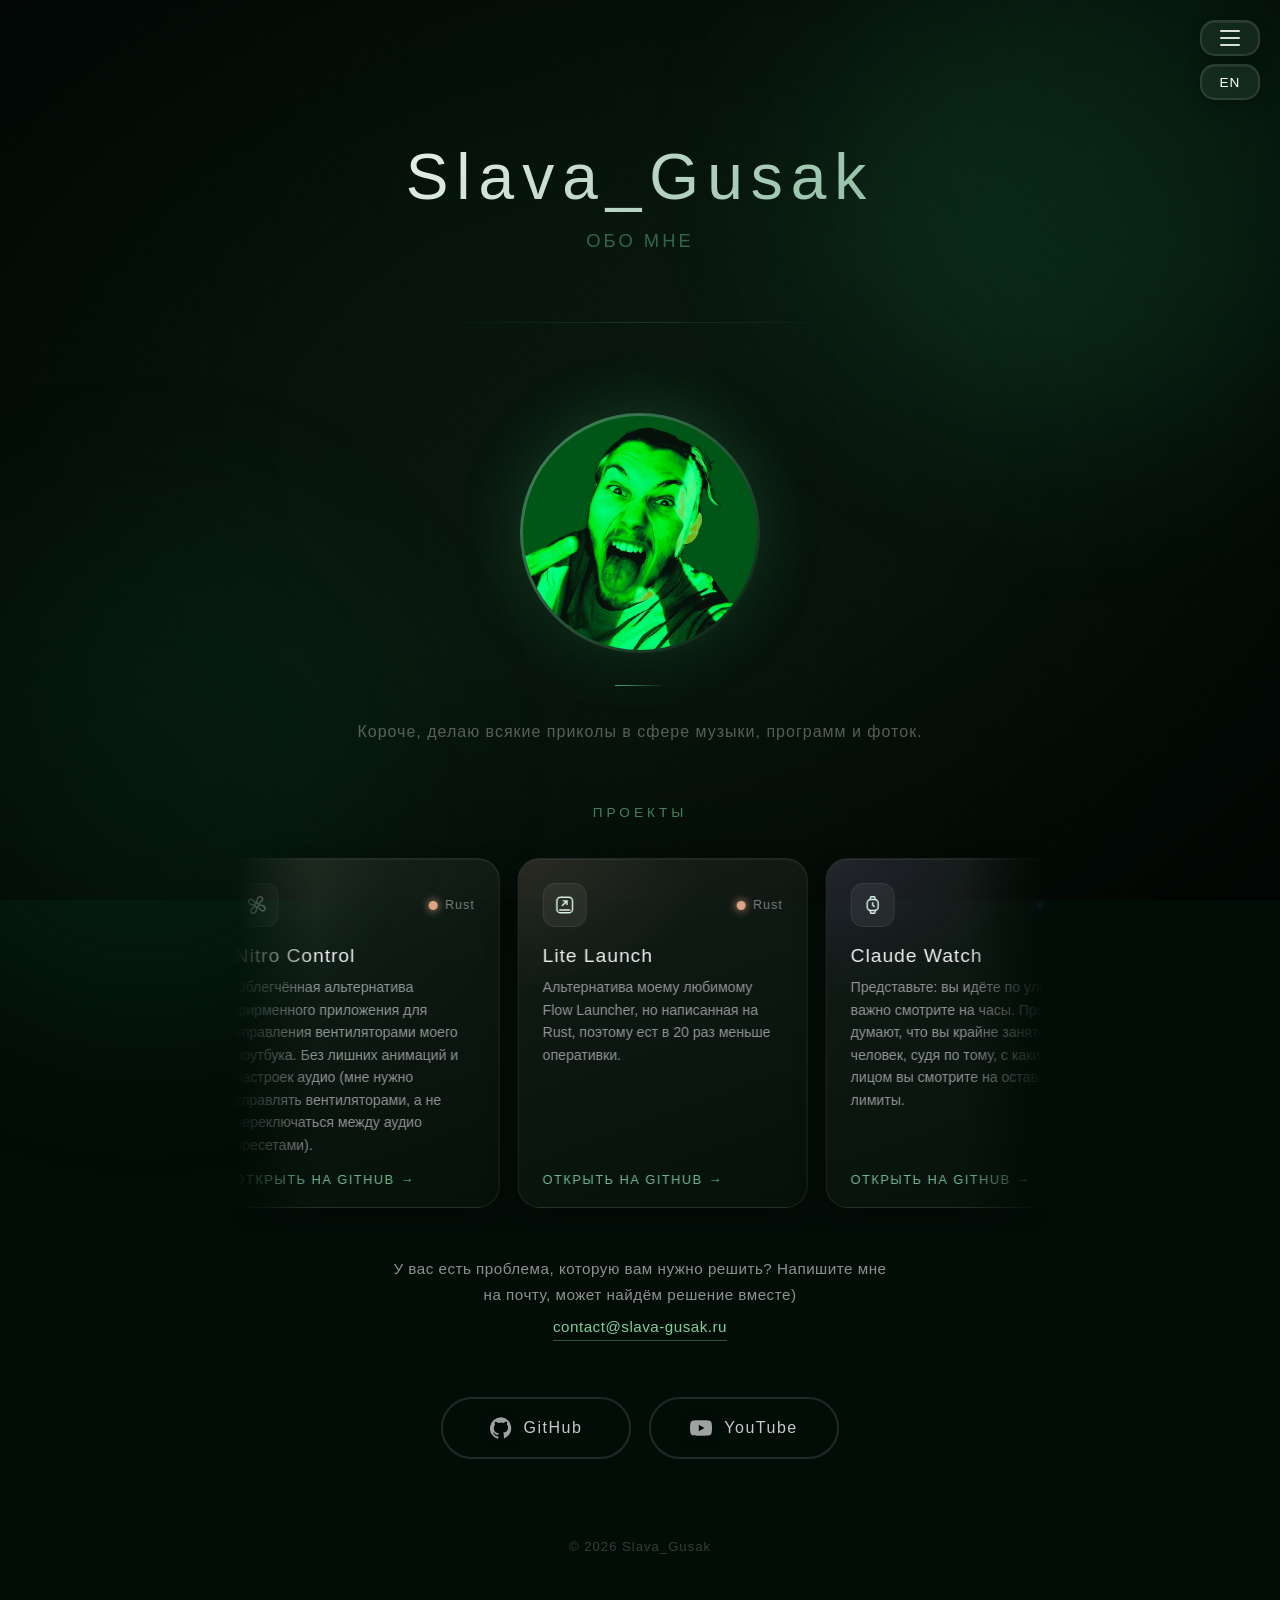
<file: index.html>
<!DOCTYPE html>
<html lang="ru">
<head>
    <meta charset="UTF-8">
    <meta name="viewport" content="width=device-width, initial-scale=1.0">
    <title>Slava_Gusak</title>
    <meta name="description" content="Slava_Gusak — музыка, программы и фото. Контакт: contact@slava-gusak.ru">
    <meta property="og:title" content="Slava_Gusak">
    <meta property="og:description" content="Музыка, программы и фото">
    <meta property="og:image" content="https://slava-gusak.ru/img/me.jpg">
    <meta name="theme-color" content="#030d08">
    <link rel="icon" href="/favicon.ico?v=3" sizes="any">
    <link rel="icon" href="/favicon.svg?v=3" type="image/svg+xml">
    <link rel="apple-touch-icon" href="/apple-touch-icon.png?v=3">
    <link rel="preload" as="image" href="img/me.avif" fetchpriority="high">
    <link rel="stylesheet" href="common.css">
<style>
        html { overscroll-behavior:none; scrollbar-color:rgba(63,174,108,0.4) transparent; }
        body {
            font-family:'Segoe UI',Tahoma,Geneva,Verdana,sans-serif;
            color:#e0e0e0; min-height:100vh; overflow-x:hidden;
            position:relative; overscroll-behavior:none;
            background:linear-gradient(135deg,rgb(3,14,8) 0%,rgb(8,22,13) 50%,rgb(2,10,5) 100%) fixed #030d08;
        }
        body::after {
            content:''; position:fixed; inset:0; z-index:0;
            background:radial-gradient(ellipse at center,transparent 40%,rgba(0,0,0,0.5) 100%);
            pointer-events:none;
        }.glow-orb{animation:orbIn 2s ease forwards}
        @keyframes orbIn { to{opacity:1} }
        .glow-orb-1 { width:clamp(260px,55vw,550px); height:clamp(260px,55vw,550px); top:-120px; right:-100px; background:rgba(20,90,50,0.4); }
        .glow-orb-2 { width:clamp(210px,45vw,450px); height:clamp(210px,45vw,450px); bottom:-100px; left:-80px; background:rgba(10,60,35,0.35); }
        .container { max-width:850px; margin:0 auto; padding:40px 20px; position:relative; z-index:1; }

        /* КНОПКИ */
        .lang-btn {
            position:fixed; top:64px; right:20px; z-index:100;
            backdrop-filter:blur(16px) saturate(180%); -webkit-backdrop-filter:blur(16px) saturate(180%);
            background:rgba(255,255,255,0.07); border:2px solid rgba(255,255,255,0.1);
            color:#fff; width:60px; height:36px; padding:0; border-radius:15px; cursor:pointer;
            font-size:0.85em; font-weight:300; letter-spacing:1px;
            transition:transform 0.3s cubic-bezier(0.4,0,0.2,1),opacity 0.3s cubic-bezier(0.4,0,0.2,1),background-color 0.3s cubic-bezier(0.4,0,0.2,1),border-color 0.3s cubic-bezier(0.4,0,0.2,1),box-shadow 0.3s cubic-bezier(0.4,0,0.2,1); text-transform:uppercase;
            box-shadow:0 4px 16px rgba(0,0,0,0.3),inset 0 1px 0 rgba(255,255,255,0.07);
        }
        .lang-btn:hover { border-color:rgba(255,255,255,0.2); transform:scale(1.05); background:rgba(255,255,255,0.12); }
        .menu-btn {
            position:fixed; top:20px; right:20px; z-index:100;
            backdrop-filter:blur(16px) saturate(180%); -webkit-backdrop-filter:blur(16px) saturate(180%);
            background:rgba(255,255,255,0.07); border:2px solid rgba(255,255,255,0.1);
            width:60px; height:36px; border-radius:15px; cursor:pointer;
            display:flex; flex-direction:column; justify-content:center; align-items:center; gap:5px;
            transition:transform 0.3s cubic-bezier(0.4,0,0.2,1),opacity 0.3s cubic-bezier(0.4,0,0.2,1),background-color 0.3s cubic-bezier(0.4,0,0.2,1),border-color 0.3s cubic-bezier(0.4,0,0.2,1),box-shadow 0.3s cubic-bezier(0.4,0,0.2,1);
            box-shadow:0 4px 16px rgba(0,0,0,0.3),inset 0 1px 0 rgba(255,255,255,0.07);
        }
        .menu-btn span { width:20px; height:2px; background:#fff; border-radius:2px; transition:transform 0.3s cubic-bezier(0.4,0,0.2,1),opacity 0.3s cubic-bezier(0.4,0,0.2,1),background-color 0.3s cubic-bezier(0.4,0,0.2,1),border-color 0.3s cubic-bezier(0.4,0,0.2,1),box-shadow 0.3s cubic-bezier(0.4,0,0.2,1); opacity:0.85; }
        .menu-btn.open span:nth-child(1){transform:translateY(7px) rotate(45deg)}
        .menu {
            position:fixed; top:-100%; left:0; width:100%;
            backdrop-filter:blur(16px) saturate(180%); -webkit-backdrop-filter:blur(16px) saturate(180%);
            background:rgba(3,12,6,0.92); border-bottom:1px solid rgba(255,255,255,0.08);
            box-shadow:0 8px 32px rgba(0,0,0,0.5); z-index:99;
            transition:top 0.4s cubic-bezier(0.4,0,0.2,1); padding:28px 40px 30px;
        }
        .menu-items { list-style:none; display:flex; justify-content:center; align-items:center; gap:60px; }

        @keyframes fadeSlideDown { from{opacity:0;transform:translateY(-20px)} to{opacity:1;transform:translateY(0)} }
        @keyframes fadeSlideUp { from{opacity:0;transform:translateY(30px)} to{opacity:1;transform:translateY(0)} }

        header { text-align:center; padding:100px 20px 70px; animation:fadeSlideDown 1s ease forwards; }
        h1 { font-size:4em; font-weight:200; letter-spacing:8px; margin-bottom:16px; background:linear-gradient(135deg,#ffffff 0%,rgba(180,255,210,0.65) 100%); -webkit-background-clip:text; -webkit-text-fill-color:transparent; background-clip:text; }
        .subtitle { font-size:1.15em; color:rgba(120,220,160,0.4); font-weight:300; letter-spacing:3px; text-transform:uppercase; }
        .divider { width:50%; height:1px; background:linear-gradient(90deg,transparent,rgba(80,180,120,0.2),transparent); margin:0 auto 70px; }

        .about-card { position:relative; text-align:center; padding:20px 20px 60px; animation:fadeSlideUp 1s 0.3s ease both; }
        .about-card-inner { position:relative; z-index:1; }
        .card-accent-bar { width:50px; height:1px; border-radius:2px; margin:28px auto 32px; background:linear-gradient(90deg,rgba(80,200,130,0.85),transparent); }
        .card-desc { font-size:1em; color:rgba(255,255,255,0.32); font-weight:300; letter-spacing:1px; line-height:1.7; }
        .photo-wrap { width:240px; height:240px; margin:0 auto 32px; border-radius:50%; padding:3px; background:linear-gradient(135deg,rgba(120,240,160,0.55),rgba(20,90,50,0.15)); box-shadow:0 0 60px rgba(60,200,110,0.25),0 12px 40px rgba(0,0,0,0.5); }
        .photo { display:block; width:100%; height:100%; border-radius:50%; object-fit:cover; background:#0a2a16; }
        .links { display:flex; justify-content:center; flex-wrap:wrap; gap:18px; margin:10px 0 0; }
        .link-btn { display:inline-flex; align-items:center; justify-content:center; min-width:190px; gap:12px; padding:18px 36px; border:2px solid rgba(255,255,255,0.12); border-radius:60px; color:#c8c8c8; text-decoration:none; font-size:1em; font-weight:400; letter-spacing:1.5px; white-space:nowrap; transition:background 0.3s ease,border-color 0.3s ease,box-shadow 0.3s ease,color 0.3s ease,transform 0.3s ease; }
        .link-btn svg { width:22px; height:22px; flex-shrink:0; opacity:0.8; filter:drop-shadow(0 2px 6px rgba(0,0,0,0.4)); transition:opacity 0.3s ease; }
        .link-btn[data-platform=github]:hover { background:rgba(255,255,255,0.06); border-color:rgba(255,255,255,0.45); box-shadow:0 0 22px rgba(255,255,255,0.12),0 6px 20px rgba(0,0,0,0.4); color:#fff; transform:translateY(-3px); }
        .link-btn[data-platform=youtube]:hover { background:rgba(255,0,0,0.07); border-color:rgba(255,60,60,0.5); box-shadow:0 0 22px rgba(255,40,40,0.25),0 6px 20px rgba(255,0,0,0.2); color:#ff8a8a; transform:translateY(-3px); }
        .link-btn:hover svg { opacity:1; }

        footer { text-align:center; padding:80px 20px 60px; color:rgba(255,255,255,0.2); font-size:0.82em; font-weight:300; letter-spacing:1px; }

        .copyright { cursor:pointer; display:inline-block; transition:color 0.3s ease; user-select:none; position:relative; z-index:1; }
        .copyright:hover { color:rgba(255,255,255,0.45); }
        .hidden-socials { max-height:0; overflow:hidden; transition:max-height 0.5s cubic-bezier(0.4,0,0.2,1),opacity 0.4s ease,margin-top 0.5s ease; opacity:0; margin-top:0; }
        .hidden-socials.show { max-height:100px; opacity:1; margin-top:30px; }
        .hidden-socials.expanded { overflow:visible; }
        .social-links-row { display:flex; gap:20px; justify-content:center; }
        .social-link { display:flex; align-items:center; justify-content:center; width:50px; height:50px; border-radius:50%; background:rgba(255,255,255,0.05); border:1px solid rgba(255,255,255,0.1); transition:transform 0.4s cubic-bezier(0.4,0,0.2,1),border-color 0.4s cubic-bezier(0.4,0,0.2,1),box-shadow 0.4s cubic-bezier(0.4,0,0.2,1); position:relative; will-change:transform; }
        .social-link::before { content:''; position:absolute; inset:0; border-radius:50%; opacity:0; transition:opacity 0.4s ease; }
        .social-link[data-social=twitter]::before { background:radial-gradient(circle,rgba(29,161,242,0.3),transparent 70%); }
        .social-link[data-social=telegram]::before { background:radial-gradient(circle,rgba(0,136,204,0.3),transparent 70%); }
        .social-link:hover::before { opacity:1; }
        .social-link:hover { transform:translateY(-3px) scale(1.1); border-color:rgba(255,255,255,0.3); box-shadow:0 5px 20px rgba(0,0,0,0.4); }
        .social-link svg { width:24px; height:24px; fill:#c8c8c8; transition:fill 0.3s ease; position:relative; z-index:1; }
        .social-link:hover svg { fill:#fff; }
        @media (max-width:768px) {
            h1{font-size:2.8em;letter-spacing:4px} header{padding:70px 20px 50px}
            .photo-wrap{width:180px;height:180px} .menu-items{flex-direction:column;gap:24px}
        }

        /* ПРОЕКТЫ — бегущая лента */
        .projects { position:relative; margin:0 0 56px; animation:fadeSlideUp 1s 0.5s ease both; --cw:290px; }
        .section-title { text-align:center; font-size:0.85em; font-weight:300; letter-spacing:4px; text-transform:uppercase; color:rgba(120,220,160,0.55); margin-bottom:22px; }
        .proj-track {
            position:relative; overflow:hidden; padding:16px 0 26px; cursor:grab; touch-action:pan-y;
            -webkit-mask-image:linear-gradient(90deg,transparent,#000 10%,#000 90%,transparent);
                    mask-image:linear-gradient(90deg,transparent,#000 10%,#000 90%,transparent);
        }
        .proj-track.dragging { cursor:grabbing; }
        .proj-track.dragging .proj-card { pointer-events:none; }
        .proj-strip { display:flex; gap:18px; width:max-content; will-change:transform; }
        .proj-card { flex:0 0 var(--cw); display:block; text-decoration:none; color:inherit; -webkit-user-drag:none; user-select:none; outline:none; }
        .proj-card.no-link { cursor:inherit; }
        .proj-inner {
            position:relative; height:100%; display:flex; flex-direction:column; padding:24px 24px 20px; border-radius:22px;
            background:linear-gradient(160deg,rgba(255,255,255,0.065),rgba(255,255,255,0.02));
            border:1px solid rgba(255,255,255,0.09);
            box-shadow:0 10px 30px rgba(0,0,0,0.35),inset 0 1px 0 rgba(255,255,255,0.06);
            transition:transform 0.45s cubic-bezier(0.22,1,0.36,1),border-color 0.3s ease,box-shadow 0.3s ease;
        }
        .proj-inner::before { content:''; position:absolute; inset:0; border-radius:inherit; pointer-events:none;
            background:radial-gradient(120% 70% at 0% 0%,var(--c,#5fd08f) 0%,transparent 55%); opacity:0.1; transition:opacity 0.3s ease; }
        .proj-card:hover .proj-inner, .proj-card:focus-visible .proj-inner {
            transform:translateY(-6px); border-color:rgba(150,240,185,0.4);
            box-shadow:0 18px 40px rgba(0,0,0,0.5),0 0 32px rgba(60,200,110,0.12),inset 0 1px 0 rgba(255,255,255,0.08);
        }
        .proj-card:hover .proj-inner::before { opacity:0.2; }
        .proj-head { display:flex; align-items:center; justify-content:space-between; margin-bottom:18px; }
        .proj-icon { width:44px; height:44px; border-radius:13px; display:grid; place-items:center;
            background:rgba(255,255,255,0.06); border:1px solid rgba(255,255,255,0.08); color:#d8f5e3; }
        .proj-icon svg { width:22px; height:22px; }
        .proj-lang { display:flex; align-items:center; gap:7px; font-size:0.78em; letter-spacing:1px; color:rgba(255,255,255,0.45); }
        .proj-lang i { width:9px; height:9px; border-radius:50%; background:var(--c); box-shadow:0 0 8px var(--c); }
        .proj-name { font-size:1.2em; font-weight:400; letter-spacing:1px; color:#f0f0f0; margin-bottom:9px; }
        .proj-desc { font-size:0.88em; line-height:1.6; color:rgba(255,255,255,0.55); font-weight:300; }
        .proj-more { display:inline-flex; align-self:flex-start; align-items:center; gap:6px; margin-top:auto; padding-top:16px; font-size:0.8em; letter-spacing:1.5px; text-transform:uppercase; color:rgba(150,240,185,0.75); }
        .proj-more b { font-weight:400; display:inline-block; transition:transform 0.3s ease; }
        .proj-card:hover .proj-more b { transform:translateX(4px); }
        .proj-more.soon { color:rgba(255,255,255,0.35); }
        .proj-cta { text-align:center; max-width:520px; margin:22px auto 0; padding:0 10px; font-size:0.95em; font-weight:300; letter-spacing:0.5px; line-height:1.7; color:rgba(255,255,255,0.55); }
        .proj-cta a { display:inline-block; margin-top:6px; color:rgba(150,240,185,0.85); text-decoration:none; border-bottom:1px solid rgba(150,240,185,0.3); transition:color 0.3s ease,border-color 0.3s ease; }
        .proj-cta a:hover { color:#fff; border-bottom-color:rgba(255,255,255,0.6); }
        /* мобильная лента — обязательно ПОСЛЕ основных правил ленты, иначе они её перебивают */
        @media (max-width:768px) {
            .projects{--cw:min(72vw,280px)} .proj-inner{padding:20px 20px 18px} .proj-strip{gap:14px}
            .proj-track{-webkit-mask-image:linear-gradient(90deg,transparent,#000 6%,#000 94%,transparent);mask-image:linear-gradient(90deg,transparent,#000 6%,#000 94%,transparent)}
        }
    </style>
</head>
<body>
    <div class="glow-orb glow-orb-1" id="orb1"></div>
    <div class="glow-orb glow-orb-2" id="orb2"></div>
    <button class="lang-btn" id="langBtn" onclick="switchLanguage()">EN</button>
    <button type="button" class="menu-btn" id="menuBtn" onclick="toggleMenu()" aria-label="Меню" aria-expanded="false"><span></span><span></span><span></span></button>
    <div class="menu-overlay" id="menuOverlay" onclick="toggleMenu()"></div>
    <nav class="menu" id="mainMenu">
        <ul class="menu-items">
            <li><a href="/music/" data-ru="Музыка" data-en="Music">Музыка</a></li>
            <li><a href="/" class="active" data-ru="Главная" data-en="Home">Главная</a></li>
            <li><a href="/gallery/index.html" data-ru="Галерея" data-en="Gallery">Галерея</a></li>
        </ul>
    </nav>
    <div class="container">
        <header>
            <h1>Slava_Gusak</h1>
            <p class="subtitle" data-ru="Обо мне" data-en="About me">Обо мне</p>
        </header>
        <div class="divider"></div>
        <div class="about-card">
            <div class="about-card-inner">
                <div class="photo-wrap"><img class="photo" src="img/me.avif" alt="Slava_Gusak" width="240" height="240" fetchpriority="high" decoding="async"></div>
                <div class="card-accent-bar"></div>
                <p class="card-desc" data-ru="Короче, делаю всякие приколы в сфере музыки, программ и фоток." data-en="Basically, I make all kinds of fun stuff with music, software and photos.">Короче, делаю всякие приколы в сфере музыки, программ и фоток.</p>
            </div>
        </div>
        <section class="projects" aria-roledescription="carousel" aria-label="Projects">
            <h2 class="section-title" data-ru="Проекты" data-en="Projects">Проекты</h2>
            <div class="proj-track" id="projTrack"><div class="proj-strip" id="projStrip"></div></div>
            <p class="proj-cta"><span data-ru="У вас есть проблема, которую вам нужно решить? Напишите мне на почту, может найдём решение вместе)" data-en="Got a problem you need solved? Drop me an email, maybe we'll find a solution together)">У вас есть проблема, которую вам нужно решить? Напишите мне на почту, может найдём решение вместе)</span><br><a href="mailto:contact@slava-gusak.ru">contact@slava-gusak.ru</a></p>
        </section>
        <div class="links">
            <a href="https://github.com/Slava-Gusak" class="link-btn" data-platform="github" target="_blank" rel="noopener"><svg viewBox="0 0 24 24" fill="currentColor"><path d="M12 .3a12 12 0 0 0-3.8 23.4c.6.1.8-.3.8-.6v-2.2c-3.3.7-4-1.4-4-1.4-.6-1.4-1.4-1.8-1.4-1.8-1-.7.1-.7.1-.7 1.2.1 1.8 1.2 1.8 1.2 1 1.8 2.8 1.3 3.5 1 .1-.8.4-1.3.7-1.6-2.7-.3-5.5-1.3-5.5-6 0-1.2.5-2.3 1.3-3.1-.2-.4-.6-1.6 0-3.2 0 0 1-.3 3.4 1.2a11.5 11.5 0 0 1 6 0C17.3 4.6 18.3 5 18.3 5c.7 1.6.2 2.8.1 3.2.8.8 1.3 1.9 1.3 3.1 0 4.6-2.8 5.6-5.5 5.9.5.4.9 1.1.9 2.2v3.3c0 .3.1.7.8.6A12 12 0 0 0 12 .3"/></svg> GitHub</a>
            <a href="https://www.youtube.com/@slava_gusak_yup" class="link-btn" data-platform="youtube" target="_blank" rel="noopener"><svg viewBox="0 0 24 24" fill="currentColor"><path d="M23.5 6.2a3 3 0 0 0-2.1-2.1C19.5 3.6 12 3.6 12 3.6s-7.5 0-9.4.5A3 3 0 0 0 .5 6.2 31 31 0 0 0 0 12a31 31 0 0 0 .5 5.8 3 3 0 0 0 2.1 2.1c1.9.5 9.4.5 9.4.5s7.5 0 9.4-.5a3 3 0 0 0 2.1-2.1A31 31 0 0 0 24 12a31 31 0 0 0-.5-5.8zM9.6 15.6V8.4l6.2 3.6-6.2 3.6z"/></svg> YouTube</a>
        </div>
        <footer>
            <p class="copyright" onclick="toggleHiddenSocials()">© 2026 Slava_Gusak</p>
            <div class="hidden-socials" id="hiddenSocials"><div class="social-links-row"><a href="https://twitter.com/GooseSvyatoslav" class="social-link" data-social="twitter" target="_blank" rel="noopener" title="Twitter"><svg viewBox="0 0 24 24"><path d="M18.244 2.25h3.308l-7.227 8.26 8.502 11.24H16.17l-5.214-6.817L4.99 21.75H1.68l7.73-8.835L1.254 2.25H8.08l4.713 6.231zm-1.161 17.52h1.833L7.084 4.126H5.117z"/></svg></a><a href="https://t.me/Slava_Gusak" class="social-link" data-social="telegram" target="_blank" rel="noopener" title="Telegram"><svg viewBox="0 0 24 24"><path d="M12 0C5.373 0 0 5.373 0 12s5.373 12 12 12 12-5.373 12-12S18.627 0 12 0zm5.894 8.221l-1.97 9.28c-.145.658-.537.818-1.084.508l-3-2.21-1.446 1.394c-.14.18-.357.295-.6.295l.213-3.054 5.56-5.022c.24-.213-.054-.334-.373-.121l-6.869 4.326-2.96-.924c-.64-.203-.654-.64.135-.954l11.566-4.458c.538-.196 1.006.128.832.941z"/></svg></a></div></div>
        </footer>
    </div>
    <script>
        
        let clickCount=0,clickTimer=null;
        function toggleHiddenSocials(){if(++clickCount===3){const t=document.getElementById('hiddenSocials'),opening=!t.classList.contains('show');t.classList.toggle('show');if(opening){t.addEventListener('transitionend',function e(n){if(n.propertyName==='max-height'){t.classList.add('expanded');t.removeEventListener('transitionend',e)}})}else{t.classList.remove('expanded')}clickCount=0}clearTimeout(clickTimer);clickTimer=setTimeout(()=>{clickCount=0},1000)}
        let currentLang='ru';
        function switchLanguage(){const nl=currentLang==='ru'?'en':'ru';document.getElementById('langBtn').textContent=nl==='ru'?'EN':'RU';document.querySelectorAll('[data-ru][data-en]').forEach(el=>el.textContent=nl==='ru'?el.getAttribute('data-ru'):el.getAttribute('data-en'));currentLang=nl}

        // ПРОЕКТЫ — данные (ru/en руками, чтобы переключатель языка работал)
        // repo: имя репозитория у Slava-Gusak или полная ссылка; null — карточка без ссылки
        const PROJECTS=[
            {repo:'nitro-control',name:'Nitro Control',lang:'Rust',c:'#dea584',icon:'fan',
             ru:'Облегчённая альтернатива фирменного приложения для управления вентиляторами моего ноутбука. Без лишних анимаций и настроек аудио (мне нужно управлять вентиляторами, а не переключаться между аудио пресетами).',
             en:'A lightweight alternative to the stock app for controlling my laptop\'s fans. No pointless animations or audio settings (I need to control fans, not switch between sound presets).'},
            {repo:'https://github.com/LiteLaunch/litelaunch',name:'Lite Launch',lang:'Rust',c:'#dea584',icon:'key',
             ru:'Альтернатива моему любимому Flow Launcher, но написанная на Rust, поэтому ест в 20 раз меньше оперативки.',
             en:'An alternative to my favourite Flow Launcher, but written in Rust, so it eats 20 times less RAM.'},
            {repo:'claude-watch',name:'Claude Watch',lang:'Kotlin',c:'#a97bff',icon:'watch',
             ru:'Представьте: вы идёте по улице и важно смотрите на часы. Прохожие думают, что вы крайне занятой человек, судя по тому, с каким лицом вы смотрите на оставшиеся лимиты.',
             en:'Picture this: you walk down the street, glancing at your watch with importance. Passers-by think you\'re an extremely busy person, judging by the look on your face as you check your remaining limits.'},
            {repo:'yad-flow-plugin',name:'YaD for Flow',lang:'Python',c:'#4b8bd6',icon:'down',
             ru:'Плагин для моего любимого Flow Launcher: качает музло с Яндекс Музыки прямо из лаунчера. Кстати, в Lite Launch он тоже работает)',
             en:'A plugin for my favourite Flow Launcher: grabs music from Yandex Music right from the launcher. By the way, it works in Lite Launch too)'},
            {repo:'Smart-Link',name:'Smart-Link',lang:'HTML',c:'#e8673f',icon:'link',
             ru:'Альтернатива страничкам, что делают band.link или Linktree, только без трекеров и прочей фигни (я просто знаю, что никто не заходит на мой сайт).',
             en:'An alternative to the pages band.link or Linktree make, just without trackers and other junk (I simply know nobody visits my site).'}
        ];
        const PROJ_ICONS={
            fan:'<svg viewBox="0 0 24 24" fill="none" stroke="currentColor" stroke-width="1.6" stroke-linecap="round" stroke-linejoin="round"><circle cx="12" cy="12" r="2"/><path d="M12 10c0-4 1-7 4-7 2 0 3 2 2 4l-4 4M14 12c4 0 7 1 7 4 0 2-2 3-4 2l-4-4M12 14c0 4-1 7-4 7-2 0-3-2-2-4l4-4M10 12c-4 0-7-1-7-4 0-2 2-3 4-2l4 4"/></svg>',
            key:'<svg viewBox="0 0 24 24" fill="none" stroke="currentColor" stroke-width="1.6" stroke-linecap="round" stroke-linejoin="round"><rect x="3.5" y="3.5" width="17" height="17" rx="4"/><path d="M6.5 17.5h11"/><path d="M9.5 12.5l5-5M10.5 7.5h4v4"/></svg>',
            watch:'<svg viewBox="0 0 24 24" fill="none" stroke="currentColor" stroke-width="1.6" stroke-linecap="round" stroke-linejoin="round"><rect x="6" y="6" width="12" height="12" rx="4"/><path d="M9 6l1-3h4l1 3M9 18l1 3h4l1-3M12 9.5V12l1.5 1.5"/></svg>',
            down:'<svg viewBox="0 0 24 24" fill="none" stroke="currentColor" stroke-width="1.6" stroke-linecap="round" stroke-linejoin="round"><path d="M12 4v11M7 10l5 5 5-5M5 20h14"/></svg>',
            link:'<svg viewBox="0 0 24 24" fill="none" stroke="currentColor" stroke-width="1.6" stroke-linecap="round" stroke-linejoin="round"><path d="M10 14a4 4 0 0 0 5.7 0l3-3a4 4 0 0 0-5.7-5.7l-1 1M14 10a4 4 0 0 0-5.7 0l-3 3a4 4 0 0 0 5.7 5.7l1-1"/></svg>'
        };
        (function initProjects(){
            const track=document.getElementById('projTrack'),strip=document.getElementById('projStrip');
            if(!track) return;
            const L=(ru,en)=>currentLang==='en'?en:ru;
            const esc=s=>s.replace(/&/g,'&amp;').replace(/"/g,'&quot;').replace(/</g,'&lt;');
            const card=p=>{
                const tag=p.repo?'a':'div';
                const attrs=p.repo?' href="'+(p.repo.startsWith('http')?p.repo:'https://github.com/Slava-Gusak/'+p.repo)+'" target="_blank" rel="noopener" draggable="false"':'';
                const more=p.repo
                    ?'<span class="proj-more"><span data-ru="Открыть на GitHub" data-en="Open on GitHub">'+L('Открыть на GitHub','Open on GitHub')+'</span><b>→</b></span>'
                    :'<span class="proj-more soon"><span data-ru="Скоро на GitHub" data-en="Coming to GitHub">'+L('Скоро на GitHub','Coming to GitHub')+'</span></span>';
                return '<'+tag+' class="proj-card'+(p.repo?'':' no-link')+'"'+attrs+' style="--c:'+p.c+'">'+
                    '<div class="proj-inner"><div class="proj-head"><div class="proj-icon">'+PROJ_ICONS[p.icon]+'</div>'+
                    '<span class="proj-lang"><i></i>'+p.lang+'</span></div>'+
                    '<div class="proj-name">'+esc(p.name)+'</div>'+
                    '<p class="proj-desc" data-ru="'+esc(p.ru)+'" data-en="'+esc(p.en)+'">'+esc(L(p.ru,p.en))+'</p>'+more+
                    '</div></'+tag+'>';
            };
            const one=PROJECTS.map(card).join('');
            strip.innerHTML=one;
            // копий ленты столько, чтобы она всегда перекрывала экран — тогда шов не виден
            let setW=0;
            function fill(){
                // длина одного набора = расстояние между первой карточкой и её копией.
                // scrollWidth для этого не годится: Firefox считает ширину ленты по тексту карточек без переносов (~1000px на карточку)
                strip.innerHTML=one+one;
                setW=strip.children[PROJECTS.length].getBoundingClientRect().left-strip.children[0].getBoundingClientRect().left;
                const copies=Math.max(2,Math.ceil(track.clientWidth/setW)+1);
                strip.innerHTML=one.repeat(copies);
                [...strip.children].forEach((c,i)=>{if(i>=PROJECTS.length){c.setAttribute('aria-hidden','true');c.tabIndex=-1}});
                strip.querySelectorAll('[data-ru][data-en]').forEach(el=>el.textContent=el.getAttribute(currentLang==='en'?'data-en':'data-ru'));
            }
            fill();

            const SPEED=32;                       // px в секунду
            let x=0,v=SPEED,target=v,last=performance.now(),hover=false,focused=false,visible=true;
            const wrap=()=>{x=((x%setW)+setW)%setW};
            function frame(now){
                const dt=Math.min(0.05,(now-last)/1000);last=now;
                v+=(target-v)*Math.min(1,dt*4);    // скорость меняется плавно: лента мягко тормозит и разгоняется
                if(!drag.on){x+=v*dt;wrap()}
                strip.style.transform='translate3d('+(-x).toFixed(2)+'px,0,0)';
                raf=requestAnimationFrame(frame);
            }
            let raf=null;
            function run(){ if(raf===null&&visible&&!document.hidden){last=performance.now();raf=requestAnimationFrame(frame)} }
            function stop(){ if(raf!==null){cancelAnimationFrame(raf);raf=null} }
            const updTarget=()=>{target=(hover||focused||drag.on)?0:SPEED};

            // наведение настоящей мышью — лента плавно замирает, карточка приподнимается.
            // Тап пальцем шлёт фальшивый mouseenter без mouseleave, поэтому смотрим только pointerType=mouse.
            track.addEventListener('pointerenter',e=>{if(e.pointerType==='mouse'){hover=true;updTarget()}});
            track.addEventListener('pointerleave',e=>{if(e.pointerType==='mouse'){hover=false;updTarget()}});
            // фокус останавливает ленту только при навигации с клавиатуры (Tab), а не после клика или тапа по карточке
            track.addEventListener('focusin',e=>{focused=e.target.matches(':focus-visible');updTarget()});
            track.addEventListener('focusout',()=>{focused=false;updTarget()});

            // перетаскивание мышью и пальцем (вертикальный скролл страницы не мешает — touch-action:pan-y)
            const drag={on:false,moved:false,sx:0,x0:0,id:null,lx:0,lt:0,vel:0};
            track.addEventListener('pointerdown',e=>{
                if(e.pointerType==='mouse'&&e.button!==0) return;
                drag.on=true;drag.moved=false;drag.sx=e.clientX;drag.x0=x;drag.id=e.pointerId;drag.lx=e.clientX;drag.lt=performance.now();drag.vel=0;updTarget();
            });
            window.addEventListener('pointermove',e=>{
                if(!drag.on||e.pointerId!==drag.id) return;
                const dx=e.clientX-drag.sx;
                if(!drag.moved&&Math.abs(dx)>6){drag.moved=true;track.classList.add('dragging');try{track.setPointerCapture(drag.id)}catch(_){}}
                if(drag.moved){
                    x=drag.x0-dx;wrap();
                    const t=performance.now(),dt=(t-drag.lt)/1000;
                    if(dt>0){drag.vel=-(e.clientX-drag.lx)/dt;drag.lx=e.clientX;drag.lt=t}
                }
            });
            const end=e=>{
                if(!drag.on||(e&&e.pointerId!==drag.id)) return;
                drag.on=false;track.classList.remove('dragging');
                if(drag.moved){
                    v=Math.max(-1500,Math.min(1500,drag.vel));   // отпустил — лента катится по инерции и возвращается к своему темпу
                    const stopClick=ev=>{ev.preventDefault();ev.stopPropagation()};
                    track.addEventListener('click',stopClick,{capture:true,once:true});
                    setTimeout(()=>track.removeEventListener('click',stopClick,{capture:true}),0);
                }
                if(e&&e.pointerType!=='mouse') hover=false;
                updTarget();
            };
            window.addEventListener('pointerup',end);
            window.addEventListener('pointercancel',end);
            track.addEventListener('click',e=>{const c=e.target.closest('.no-link');if(c)e.preventDefault()});

            document.addEventListener('visibilitychange',()=>document.hidden?stop():run());
            if('IntersectionObserver' in window) new IntersectionObserver(es=>{visible=es[0].isIntersecting;visible?run():stop()}).observe(track);
            let rt;window.addEventListener('resize',()=>{clearTimeout(rt);rt=setTimeout(()=>{const k=x/setW;fill();x=k*setW;wrap()},150)});
            run();
        })();
    </script>
<script src="common.js" defer></script>
</body>
</html>
</file>
<file: common.css>
/* Общие стили всех страниц slava-gusak.ru.
   Цвета каждой страницы (фон, шары, фон меню, скроллбар) остаются в самих страницах. */

*{margin:0;padding:0;box-sizing:border-box}

/* Зернистый шум поверх фона — готовая PNG-плитка вместо SVG-фильтра feTurbulence,
   который браузер генерировал на лету */
body::before{content:'';position:fixed;inset:0;z-index:0;pointer-events:none;opacity:.04;
  background-image:url("[data-uri]");background-size:64px 64px}

/* Светящиеся шары. Раньше — filter:blur(90px): огромное размытие телефон пересчитывал
   постоянно, особенно пока шары проявлялись. Теперь мягкий край рисует маска
   (ступени подобраны под профиль того самого размытия). На телефоне — тусклее,
   как раньше brightness(.5). */
:root{--orb-mask-full:radial-gradient(closest-side,rgba(0,0,0,1) 0%,rgba(0,0,0,0.96) 12%,rgba(0,0,0,0.9) 25%,rgba(0,0,0,0.78) 37%,rgba(0,0,0,0.58) 50%,rgba(0,0,0,0.35) 62%,rgba(0,0,0,0.17) 75%,rgba(0,0,0,0.06) 87%,transparent 100%);--orb-mask-dim:radial-gradient(closest-side,rgba(0,0,0,0.3) 0%,rgba(0,0,0,0.29) 12%,rgba(0,0,0,0.25) 25%,rgba(0,0,0,0.19) 37%,rgba(0,0,0,0.13) 50%,rgba(0,0,0,0.08) 62%,rgba(0,0,0,0.04) 75%,rgba(0,0,0,0.02) 87%,transparent 100%)}
.glow-orb{position:fixed;border-radius:50%;opacity:0;pointer-events:none;z-index:0;
  box-sizing:content-box;padding:180px;margin:-180px;
  -webkit-mask-image:var(--orb-mask,var(--orb-mask-full));mask-image:var(--orb-mask,var(--orb-mask-full))}
@media (max-width:768px){.glow-orb{--orb-mask:var(--orb-mask-dim)}}

/* Кнопки меню и языка */
.menu-btn,.lang-btn{-webkit-tap-highlight-color:transparent}
.menu-btn:hover{border-color:rgba(255,255,255,.2);background:rgba(255,255,255,.12);transform:scale(1.05)}
.menu-btn:focus-visible,.lang-btn:focus-visible{outline:2px solid rgba(255,255,255,.5);outline-offset:3px}
.menu-btn.open span:nth-child(2){opacity:0;transform:scaleX(0)}
.menu-btn.open span:nth-child(3){transform:translateY(-7px) rotate(-45deg)}

/* Выезжающее меню */
.menu-overlay{position:fixed;inset:0;background:rgba(0,0,0,.4);z-index:98;opacity:0;visibility:hidden;transition:opacity .3s ease,visibility .3s ease}
.menu-overlay.active{opacity:1;visibility:visible}
.menu.active{top:0}
.menu-items a{font-size:1.4em;font-weight:300;letter-spacing:3px;color:#c8c8c8;text-decoration:none;text-transform:uppercase;transition:color .3s ease;position:relative}
.menu-items a::after{content:'';position:absolute;bottom:-4px;left:0;width:0;height:1px;background:rgba(255,255,255,.4);transition:width .3s ease}
.menu-items a:hover{color:#fff}
.menu-items a:hover::after{width:100%}
.menu-items a.active{color:#fff}
.menu-items a.active::after{width:100%;background:rgba(255,255,255,.6)}
@media (max-width:768px){.menu-items a{font-size:1.3em}}
</file>
